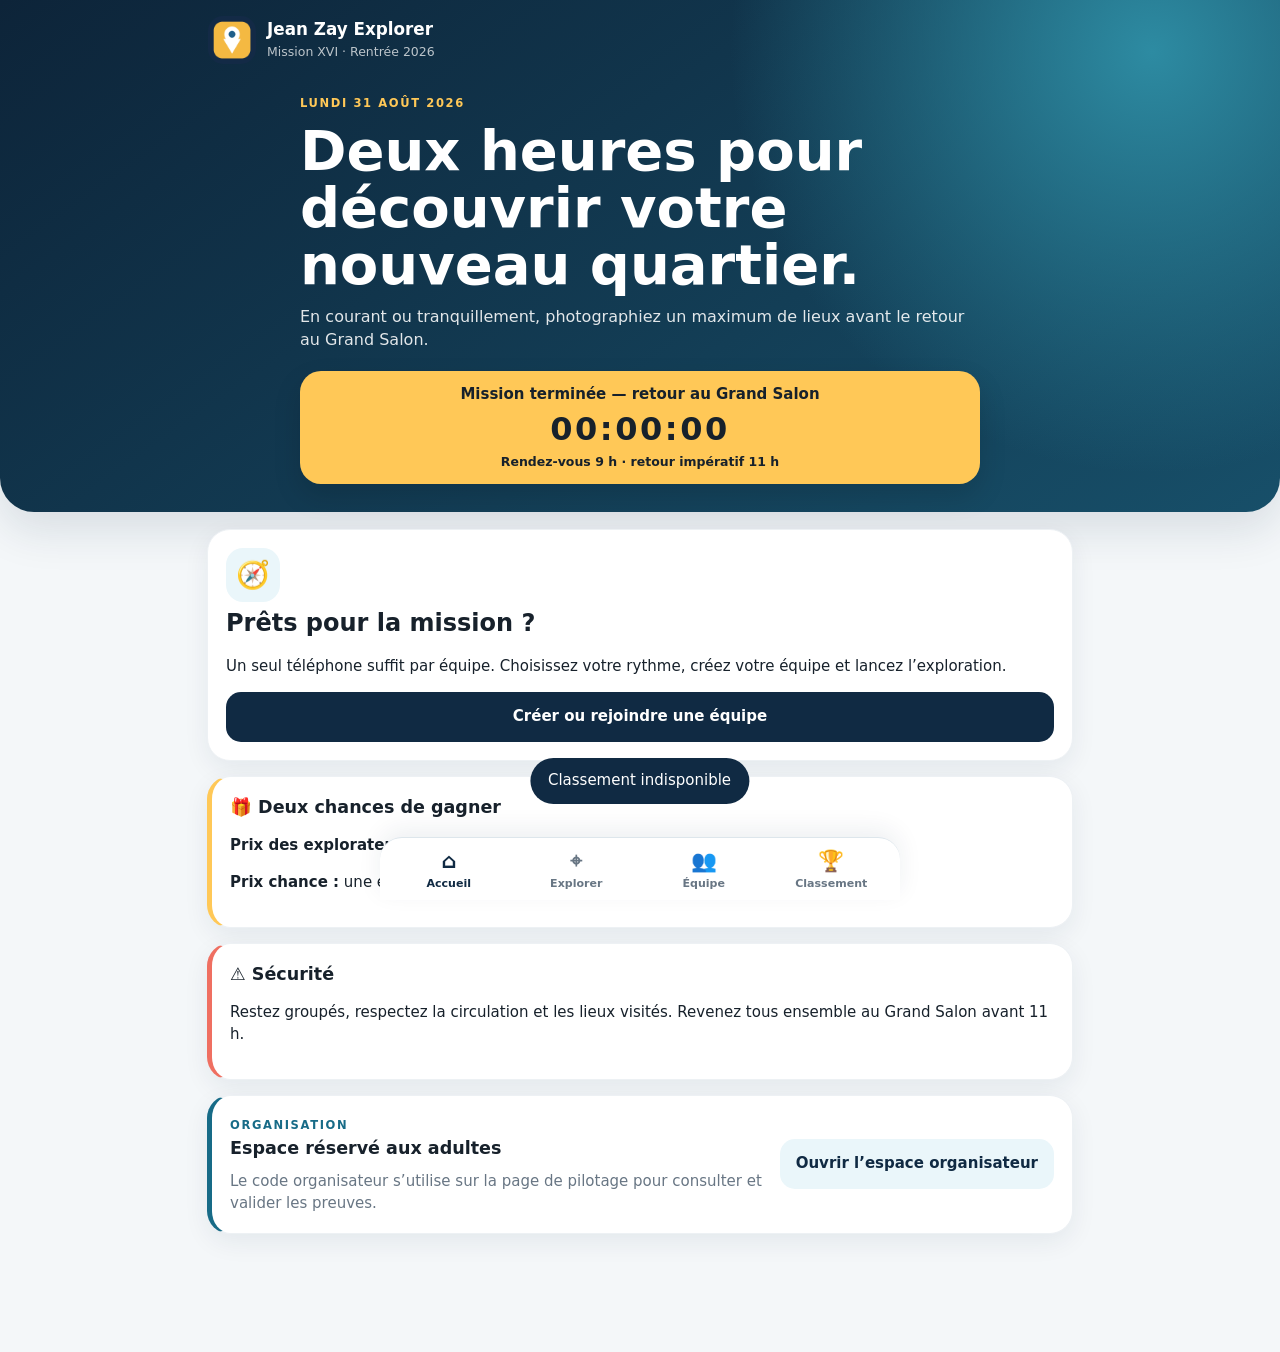
<file: index.html>
<!doctype html><html lang="fr"><head>
<meta charset="utf-8"><meta name="viewport" content="width=device-width,initial-scale=1,viewport-fit=cover">
<meta name="theme-color" content="#102a43"><meta name="description" content="Jean Zay Explorer — Mission XVI">
<link rel="manifest" href="manifest.json"><link rel="apple-touch-icon" href="icon-512.png"><link rel="stylesheet" href="styles.css">
<title>Jean Zay Explorer — V2.1</title></head><body>
<div id="app">
<header class="hero"><div class="topbar"><div class="brand"><img src="icon-512.png" alt=""><div><b>Jean Zay Explorer</b><small>Mission XVI · Rentrée 2026</small></div></div><button class="ghost" id="installBtn" hidden>Installer</button></div>
<div class="hero-copy"><span class="eyebrow">LUNDI 31 AOÛT 2026</span><h1>Deux heures pour découvrir votre nouveau quartier.</h1><p>En courant ou tranquillement, photographiez un maximum de lieux avant le retour au Grand Salon.</p></div>
<div class="timer-card"><span id="timerLabel">Temps avant le rendez-vous</span><strong id="timer">--:--:--</strong><small>Rendez-vous 9 h · retour impératif 11 h</small></div></header>
<main>
<section id="home" class="page active"><div id="teamEmpty" class="panel"><span class="panel-icon">🧭</span><h2>Prêts pour la mission ?</h2><p>Un seul téléphone suffit par équipe. Choisissez votre rythme, créez votre équipe et lancez l’exploration.</p><button class="primary wide" data-open="teamModal">Créer ou rejoindre une équipe</button></div>
<div id="teamDashboard" class="hidden"><div class="panel team-head"><div><span class="pill" id="modePill"></span><h2 id="teamName"></h2><small id="teamCode"></small></div><button class="icon-btn" data-open="teamModal">✏️</button></div>
<div class="stats"><article><span>📍</span><strong id="placeCount">0</strong><small>lieux</small></article><article><span>📏</span><strong id="distance">0,00</strong><small>km</small></article><article><span>📷</span><strong id="pendingCount">0</strong><small>en attente</small></article></div>
<div class="panel"><div class="row"><b>Progression</b><span id="progressText">0 / 18</span></div><div class="progress"><i id="progressFill"></i></div><div class="action-grid"><button class="primary" data-go="explore">Explorer</button><button class="secondary" id="trackBtn">▶ Distance</button></div><button class="return-btn" id="returnBtn">🏁 Signaler notre retour au Grand Salon</button></div></div>
<div class="panel prize"><h3>🎁 Deux chances de gagner</h3><p><b>Prix des explorateurs :</b> l’équipe ayant validé le plus de lieux.</p><p><b>Prix chance :</b> une équipe tirée au sort parmi toutes les équipes revenues avant 11 h.</p></div>
<div class="panel safety"><h3>⚠️ Sécurité</h3><p>Restez groupés, respectez la circulation et les lieux visités. Revenez tous ensemble au Grand Salon avant 11 h.</p></div><div class="panel organizer-card"><div><span class="eyebrow dark">ORGANISATION</span><h3>Espace réservé aux adultes</h3><p>Le code organisateur s’utilise sur la page de pilotage pour consulter et valider les preuves.</p></div><a class="secondary organizer-btn" href="admin.html">Ouvrir l’espace organisateur</a></div></section>
<section id="explore" class="page"><div class="section-head"><div><span class="eyebrow dark">CARTE & DÉFIS</span><h2>Explorer le 16e</h2></div><span id="visibleCount"></span></div><div id="filters" class="chips"></div><div class="panel map-wrap"><iframe class="map" src="https://www.google.com/maps/d/embed?mid=1vlNQYWHdgVHWTnkunxycut_ygynVxM8&ehbc=2E312F" loading="lazy" title="Carte des lieux"></iframe></div><div id="places"></div></section>
<section id="team" class="page"><div class="section-head"><div><span class="eyebrow dark">SUIVI</span><h2>Mon équipe</h2></div></div><div class="stats"><article><span>✅</span><strong id="teamValid">0</strong><small>validés</small></article><article><span>🟠</span><strong id="teamPending">0</strong><small>en attente</small></article><article><span>📏</span><strong id="teamDistance">0,00</strong><small>km</small></article></div><div class="panel"><h3>Mes découvertes</h3><div id="submissions"></div></div></section>
<section id="ranking" class="page"><div class="section-head"><div><span class="eyebrow dark">EN DIRECT</span><h2>Classement provisoire</h2></div><button class="icon-btn" id="refreshRank">↻</button></div><div class="panel notice">Le classement reste provisoire jusqu’au contrôle final des photos. Il est actualisé automatiquement.</div><div class="panel"><div id="rankingList"></div></div><div class="panel organizer-card compact"><div><b>Vous êtes organisateur ?</b><small>Ouvrez le tableau de bord puis saisissez le code.</small></div><a class="secondary organizer-btn" href="admin.html">Espace organisateur</a></div></section>
</main>
<nav><button class="active" data-go="home"><i>⌂</i>Accueil</button><button data-go="explore"><i>⌖</i>Explorer</button><button data-go="team"><i>👥</i>Équipe</button><button data-go="ranking"><i>🏆</i>Classement</button></nav>
</div>
<div class="modal" id="teamModal"><div class="modal-card"><button class="close" data-close>×</button><h2>Votre équipe</h2><label>Nom de l’équipe<input id="teamInput" maxlength="32" placeholder="Les Zayventuriers"></label><label>Code d’équipe<input id="codeInput" maxlength="12" placeholder="ZAY-08"></label><p class="label">Choisissez votre rythme</p><div class="modes"><button data-mode="touriste">🚶<b>Touriste</b><small>Prendre le temps</small></button><button data-mode="sportif">🏃<b>Sportif</b><small>Voir plus loin</small></button></div><button class="primary wide" id="saveTeam">Enregistrer l’équipe</button></div></div>
<div class="modal" id="photoModal"><div class="modal-card"><button class="close" data-close>×</button><span class="eyebrow dark">NOUVELLE PREUVE</span><h2 id="photoTitle"></h2><p id="photoDesc"></p><div class="challenge" id="photoChallenge"></div><label class="photo-picker">📷 Prendre ou choisir une photo<input id="photoInput" type="file" accept="image/*" capture="environment"></label><img id="preview" class="preview" alt="Aperçu"><button class="primary wide" id="submitPhoto">Envoyer la preuve</button><small class="privacy">La photo est compressée avant l’envoi. En mode démonstration, elle reste uniquement sur ce téléphone.</small></div></div>
<div class="toast" id="toast"></div><script src="app.js"></script></body></html>
</file>
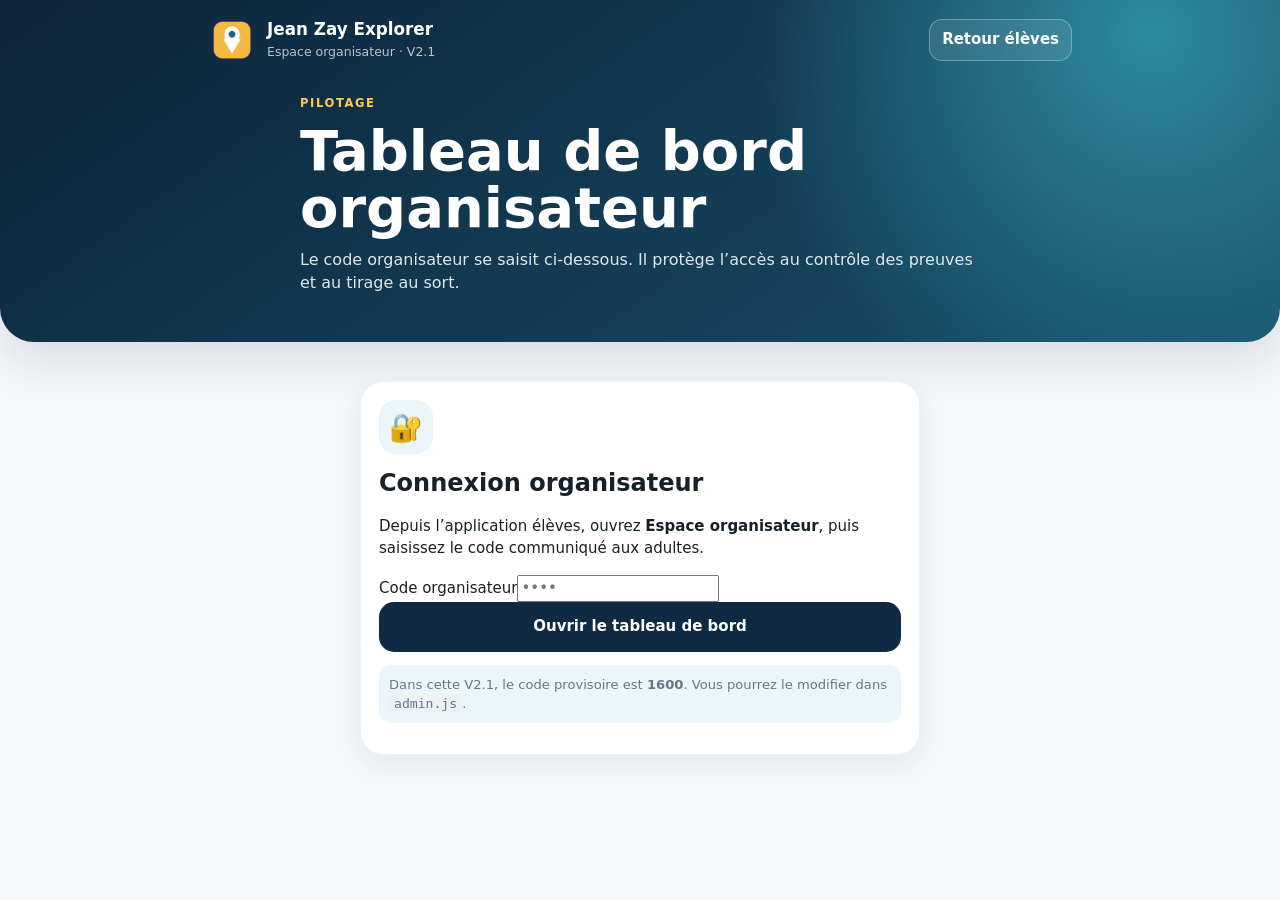
<file: admin.html>
<!doctype html><html lang="fr"><head><meta charset="utf-8"><meta name="viewport" content="width=device-width,initial-scale=1"><meta name="theme-color" content="#102a43"><link rel="stylesheet" href="styles.css"><title>Jean Zay Explorer — Organisateur V2.1</title></head><body><header class="hero"><div class="topbar"><div class="brand"><img src="icon-512.png" alt=""><div><b>Jean Zay Explorer</b><small>Espace organisateur · V2.1</small></div></div><a class="ghost link-button" href="index.html">Retour élèves</a></div><div class="hero-copy"><span class="eyebrow">PILOTAGE</span><h1>Tableau de bord organisateur</h1><p>Le code organisateur se saisit ci-dessous. Il protège l’accès au contrôle des preuves et au tirage au sort.</p></div></header><main><section class="panel login-card" id="login"><span class="panel-icon">🔐</span><h2>Connexion organisateur</h2><p>Depuis l’application élèves, ouvrez <b>Espace organisateur</b>, puis saisissez le code communiqué aux adultes.</p><label>Code organisateur<input id="pin" type="password" inputmode="numeric" autocomplete="current-password" placeholder="••••"></label><button class="primary wide" id="loginBtn">Ouvrir le tableau de bord</button><p class="helper">Dans cette V2.1, le code provisoire est <b>1600</b>. Vous pourrez le modifier dans <code>admin.js</code>.</p></section><section id="dashboard" class="hidden"><div class="panel mode-banner" id="modeBanner"></div><div class="stats"><article><span>👥</span><strong id="teams">0</strong><small>équipes</small></article><article><span>📷</span><strong id="photos">0</strong><small>preuves</small></article><article><span>🏁</span><strong id="returns">0</strong><small>retours</small></article></div><div class="panel"><div class="section-head"><div><span class="eyebrow dark">CONTRÔLE</span><h2>Preuves reçues</h2></div><button class="secondary" id="refresh">Actualiser</button></div><div id="proofs"></div></div><div class="panel"><span class="eyebrow dark">RÉSULTATS</span><h2>Tirage au sort</h2><p>Le tirage porte sur les équipes ayant signalé leur retour. En mode démonstration locale, seules les données de ce téléphone sont disponibles.</p><button class="primary wide" id="draw">Lancer le tirage</button><h2 id="winner" class="winner"></h2></div><div class="panel danger-zone"><h3>Réinitialisation du téléphone de test</h3><p>Supprime l’équipe, les preuves, le retour et la distance enregistrés uniquement sur cet appareil.</p><button class="secondary" id="resetDemo">Effacer les données locales</button></div><a class="admin-link" href="index.html">← Retour à l’application élèves</a></section></main><div class="toast" id="toast"></div><script src="admin.js"></script></body></html>
</file>
<file: styles.css>
:root{--navy:#102a43;--blue:#176b87;--sky:#eaf6fa;--gold:#ffc857;--green:#1f9d78;--coral:#ef6f61;--ink:#17212b;--muted:#687684;--paper:#f4f7f9;--white:#fff;--line:#dde6ec;--shadow:0 18px 45px rgba(16,42,67,.12)}*{box-sizing:border-box}html{scroll-behavior:smooth}body{margin:0;background:var(--paper);color:var(--ink);font:15px/1.45 system-ui,-apple-system,"Segoe UI",sans-serif;padding-bottom:86px}button,input{font:inherit}button{cursor:pointer}.hidden{display:none!important}.hero{background:radial-gradient(circle at 90% 10%,#2d8ba2 0,transparent 34%),linear-gradient(145deg,#0d2439,#174f69);color:#fff;padding:calc(16px + env(safe-area-inset-top)) 18px 28px;border-radius:0 0 34px 34px;box-shadow:var(--shadow)}.topbar,.brand,.row,.section-head{display:flex;align-items:center;justify-content:space-between}.brand{justify-content:flex-start;gap:11px}.brand img{width:48px;height:48px;border-radius:15px}.brand b{display:block;font-size:1.05rem}.brand small{opacity:.72}.ghost,.icon-btn{border:1px solid #ffffff4a;background:#ffffff18;color:#fff;border-radius:13px;padding:9px 12px;font-weight:800}.hero-copy{max-width:680px;margin:28px auto 20px}.eyebrow{font-size:.72rem;letter-spacing:.14em;font-weight:900;color:var(--gold)}.eyebrow.dark{color:var(--blue)}h1{font-size:clamp(2.1rem,7vw,3.5rem);line-height:1.02;margin:8px 0 12px}h2{margin:4px 0 8px;font-size:1.5rem}h3{margin:0 0 10px}.hero-copy p{margin:0;opacity:.88;font-size:1rem}.timer-card{max-width:680px;margin:auto;background:var(--gold);color:#17212b;border-radius:21px;padding:13px 18px;text-align:center;box-shadow:0 12px 28px #0002}.timer-card span,.timer-card small{display:block;font-weight:800}.timer-card strong{display:block;font-size:2rem;letter-spacing:.08em}main{max-width:900px;margin:auto;padding:17px}.page{display:none}.page.active{display:block}.panel{background:#fff;border:1px solid #edf1f4;border-radius:23px;padding:18px;margin-bottom:15px;box-shadow:0 8px 26px rgba(16,42,67,.07)}.panel-icon{display:grid;place-items:center;width:54px;height:54px;background:var(--sky);border-radius:17px;font-size:1.7rem}.wide{width:100%}.primary,.secondary,.return-btn{border:0;border-radius:15px;padding:14px 16px;font-weight:900}.primary{background:var(--navy);color:#fff}.secondary{background:var(--sky);color:var(--navy)}.return-btn{width:100%;margin-top:11px;background:#fff0ed;color:#a83f35}.team-head h2{margin:4px 0}.team-head .icon-btn,.section-head .icon-btn{color:var(--navy);border-color:var(--line);background:#fff}.pill{display:inline-flex;background:var(--sky);color:var(--blue);border-radius:999px;padding:5px 9px;font-size:.72rem;font-weight:900}.stats{display:grid;grid-template-columns:repeat(3,1fr);gap:9px;margin-bottom:15px}.stats article{background:#fff;border-radius:20px;padding:13px;text-align:center;box-shadow:0 7px 20px rgba(16,42,67,.06)}.stats span,.stats strong,.stats small{display:block}.stats strong{font-size:1.35rem;color:var(--navy)}.stats small{color:var(--muted);font-size:.72rem}.progress{height:12px;background:#e8eef2;border-radius:999px;overflow:hidden;margin-top:7px}.progress i{display:block;height:100%;width:0;background:linear-gradient(90deg,var(--green),#65caa6);transition:.3s}.action-grid{display:grid;grid-template-columns:1fr 1fr;gap:9px;margin-top:14px}.prize{border-left:5px solid var(--gold)}.safety{border-left:5px solid var(--coral)}.section-head{align-items:end;margin:8px 2px 13px}.section-head h2{margin:0}.section-head>span{color:var(--muted);font-size:.8rem}.chips{display:flex;gap:8px;overflow:auto;padding:0 0 10px}.chips button{white-space:nowrap;border:1px solid var(--line);background:#fff;border-radius:999px;padding:8px 12px}.chips button.active{background:var(--navy);color:#fff;border-color:var(--navy)}.map-wrap{padding:7px}.map{width:100%;height:330px;border:0;border-radius:18px}.place{background:#fff;border:1px solid #e9eef1;border-radius:20px;padding:13px;margin-bottom:10px;display:grid;grid-template-columns:48px 1fr auto;gap:11px;align-items:center}.place.done{background:#f2fbf7;border-color:#91d7bd}.place .emoji{width:48px;height:48px;border-radius:15px;background:var(--sky);display:grid;place-items:center;font-size:1.5rem}.place h3{font-size:1rem;margin:0 0 3px}.place p{font-size:.78rem;color:var(--muted);margin:0}.place button{border:0;background:var(--navy);color:#fff;border-radius:12px;padding:9px 11px;font-weight:900}.place .status{display:block;color:var(--green);font-size:.73rem;font-weight:900}.submission,.rank{display:grid;grid-template-columns:1fr auto;gap:10px;padding:11px 0;border-bottom:1px solid var(--line)}.submission:last-child,.rank:last-child{border-bottom:0}.submission small,.rank small{display:block;color:var(--muted)}.notice{background:#fff8dc;border-color:#f4df95}.rank{grid-template-columns:40px 1fr auto;align-items:center}.rank .medal{width:34px;height:34px;border-radius:50%;display:grid;place-items:center;background:var(--sky);font-weight:900}.rank strong{font-size:1.2rem;color:var(--navy)}.admin-link{display:block;text-align:center;color:var(--muted);font-size:.8rem;margin:18px}nav{position:fixed;z-index:20;bottom:0;left:0;right:0;background:#fff;border-top:1px solid var(--line);display:grid;grid-template-columns:repeat(4,1fr);padding:7px 5px calc(7px + env(safe-area-inset-bottom));box-shadow:0 -8px 25px #102a4312}nav button{border:0;background:none;color:var(--muted);font-size:.69rem;font-weight:900}nav i{display:block;font-style:normal;font-size:1.3rem}nav button.active{color:var(--navy)}.modal{display:none;position:fixed;z-index:50;inset:0;background:#071827c7;padding:18px;align-items:center;justify-content:center}.modal.open{display:flex}.modal-card{position:relative;background:#fff;border-radius:25px;padding:22px;width:min(100%,520px);max-height:92vh;overflow:auto}.close{position:absolute;right:13px;top:11px;border:0;background:#eef3f6;border-radius:50%;width:34px;height:34px;font-size:1.4rem}.modal label,.label{display:block;font-weight:900;margin:13px 0 6px}.modal input{width:100%;border:1px solid var(--line);border-radius:13px;padding:13px}.modes{display:grid;grid-template-columns:1fr 1fr;gap:9px;margin-bottom:14px}.modes button{border:2px solid var(--line);background:#fff;border-radius:17px;padding:13px}.modes button.selected{border-color:var(--blue);background:var(--sky)}.modes b,.modes small{display:block}.photo-picker{background:var(--sky);border:2px dashed #79aabd;border-radius:17px;padding:18px;text-align:center}.photo-picker input{display:none}.preview{display:none;width:100%;max-height:270px;object-fit:cover;border-radius:17px;margin:12px 0}.challenge{background:#fff7d6;border-radius:13px;padding:10px;margin:10px 0}.privacy{display:block;color:var(--muted);margin-top:10px}.toast{position:fixed;z-index:80;left:50%;bottom:96px;transform:translate(-50%,20px);background:var(--navy);color:#fff;border-radius:999px;padding:12px 18px;opacity:0;transition:.2s;white-space:nowrap}.toast.show{opacity:1;transform:translate(-50%,0)}@media(min-width:760px){.hero{padding-left:calc((100vw - 900px)/2 + 18px);padding-right:calc((100vw - 900px)/2 + 18px)}nav{left:50%;right:auto;transform:translateX(-50%);width:520px;border-radius:22px 22px 0 0}.stats article{padding:18px}}

.organizer-card{display:flex;align-items:center;justify-content:space-between;gap:16px;border-left:5px solid var(--blue)}.organizer-card p,.organizer-card small{margin:4px 0 0;color:var(--muted);display:block}.organizer-card.compact{margin-top:18px}.organizer-btn{display:inline-flex;align-items:center;justify-content:center;text-decoration:none;white-space:nowrap}.link-button{text-decoration:none;display:inline-flex;align-items:center}.login-card{max-width:560px;margin:22px auto}.login-card .panel-icon{margin-bottom:12px}.helper{font-size:.82rem;color:var(--muted);background:var(--sky);padding:10px;border-radius:12px}.mode-banner{background:#eef8fb;border-left:5px solid var(--blue)}.proof-card{display:grid;grid-template-columns:88px 1fr;gap:12px;padding:14px 0;border-bottom:1px solid var(--line)}.proof-card:last-child{border-bottom:0}.proof-card img{width:88px;height:88px;object-fit:cover;border-radius:14px;background:var(--paper)}.proof-meta small{display:block;color:var(--muted);margin:3px 0}.proof-actions{display:flex;gap:8px;flex-wrap:wrap;margin-top:9px}.proof-actions button{border:0;border-radius:11px;padding:8px 11px;font-weight:900}.approve{background:#e4f7ef;color:#146c52}.reject{background:#fff0ed;color:#a83f35}.pending-badge,.valid-badge,.rejected-badge{display:inline-flex;border-radius:999px;padding:4px 8px;font-size:.72rem;font-weight:900}.pending-badge{background:#fff4c4;color:#7a5b00}.valid-badge{background:#e4f7ef;color:#146c52}.rejected-badge{background:#fff0ed;color:#a83f35}.winner{text-align:center;margin-top:18px}.danger-zone{border-left:5px solid var(--coral)}code{background:#edf2f5;padding:2px 5px;border-radius:6px}@media(max-width:620px){.organizer-card{align-items:stretch;flex-direction:column}.organizer-btn{width:100%}.proof-card{grid-template-columns:64px 1fr}.proof-card img{width:64px;height:64px}}
</file>
